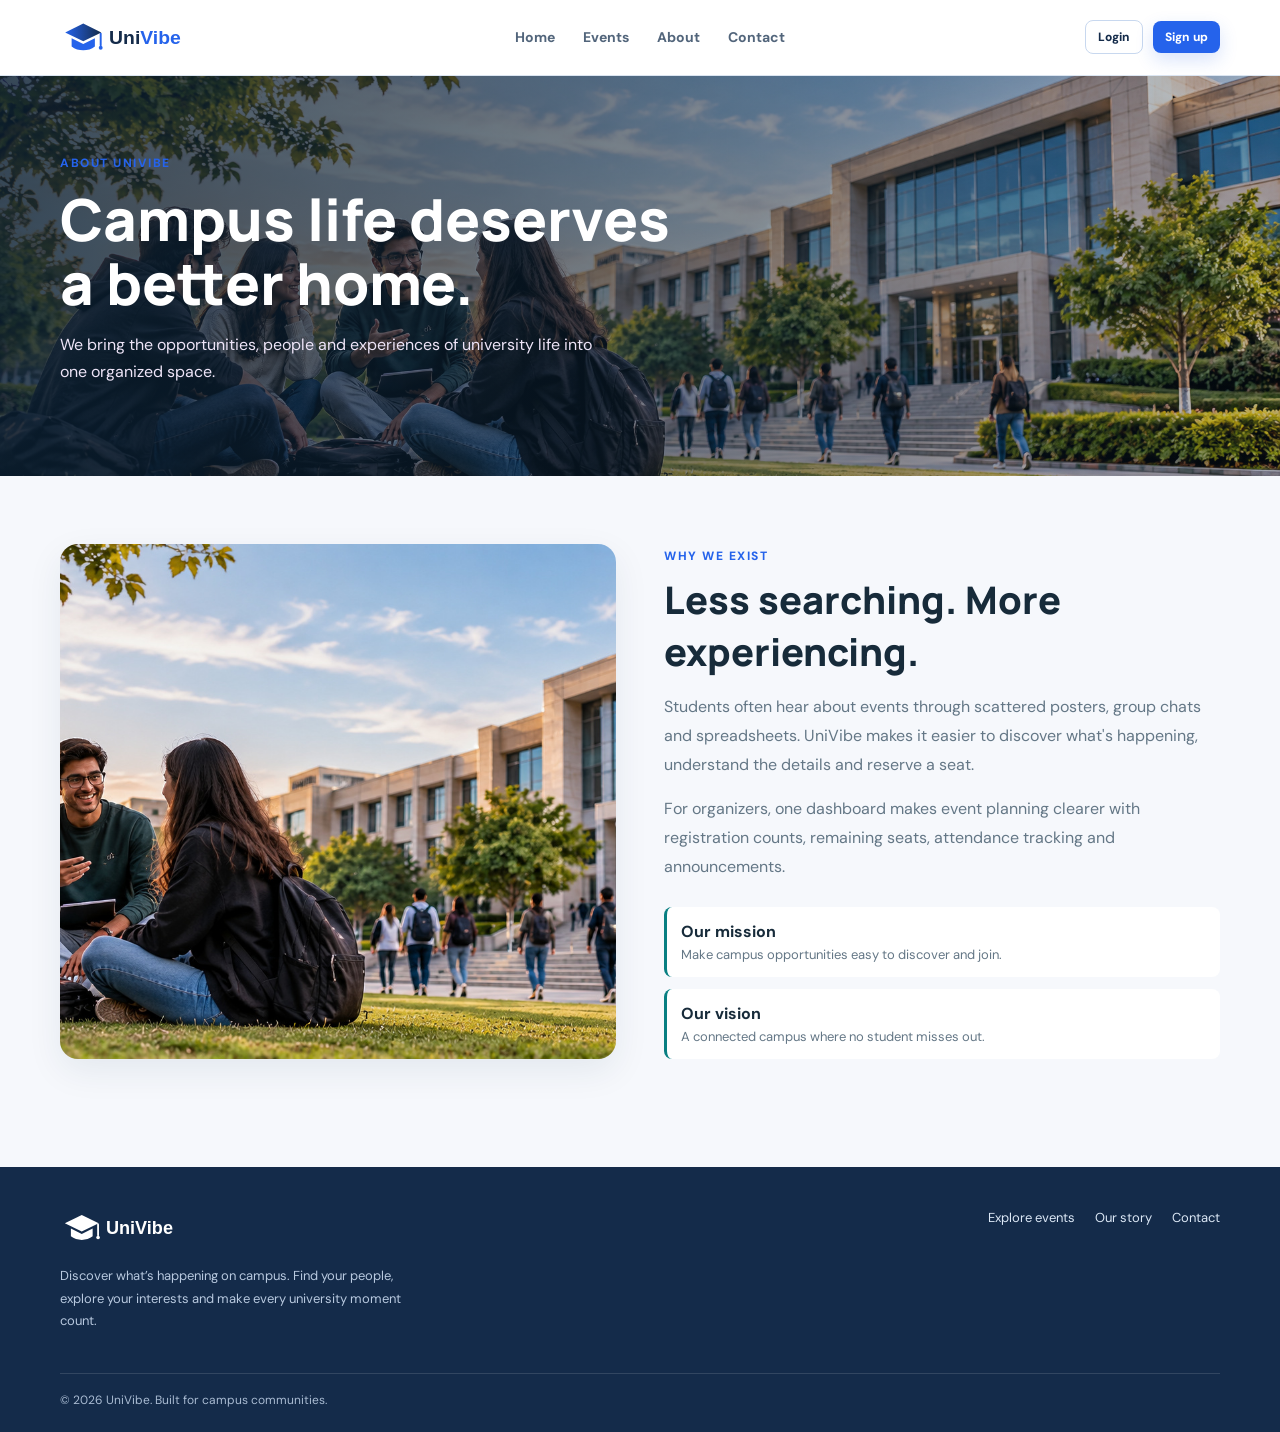
<file: about.html>
<!doctype html><html lang="en"><head><meta charset="utf-8"><meta name="viewport" content="width=device-width,initial-scale=1"><title>About | UniVibe</title><link rel="stylesheet" href="css/shared.css"><link rel="stylesheet" href="css/info.css"></head><body><header class="topbar"><div class="container nav-wrap"><a class="brand" href="index.html"><img src="assets/logo.svg" alt="UniVibe"></a><nav class="nav-links"><a href="index.html">Home</a><a href="events.html">Events</a><a href="about.html">About</a><a href="contact.html">Contact</a></nav><div class="nav-actions"><a class="btn btn-outline btn-sm" href="login.html">Login</a><a class="btn btn-primary btn-sm" href="register.html">Sign up</a></div></div></header><main><section class="info-hero"><div class="container"><span class="eyebrow">ABOUT UNIVIBE</span><h1>Campus life deserves<br>a better home.</h1><p>We bring the opportunities, people and experiences of university life into one organized space.</p></div></section><section class="section"><div class="container story-grid"><img src="assets/images/slideshow-02.jpg" alt="University campus"><div><span class="eyebrow">WHY WE EXIST</span><h2 class="section-title">Less searching. More experiencing.</h2><p class="muted">Students often hear about events through scattered posters, group chats and spreadsheets. UniVibe makes it easier to discover what's happening, understand the details and reserve a seat.</p><p class="muted">For organizers, one dashboard makes event planning clearer with registration counts, remaining seats, attendance tracking and announcements.</p><div class="mission-points"><div><b>Our mission</b><span>Make campus opportunities easy to discover and join.</span></div><div><b>Our vision</b><span>A connected campus where no student misses out.</span></div></div></div></div></section></main><footer class="footer"><div class="container"><div class="footer-inner"><div><img src="assets/logo.svg" alt="UniVibe"><p>Discover what’s happening on campus. Find your people, explore your interests and make every university moment count.</p></div><div class="footer-links"><a href="events.html">Explore events</a><a href="about.html">Our story</a><a href="contact.html">Contact</a></div></div><div class="copyright">© 2026 UniVibe. Built for campus communities.</div></div></footer></body></html>
</file>
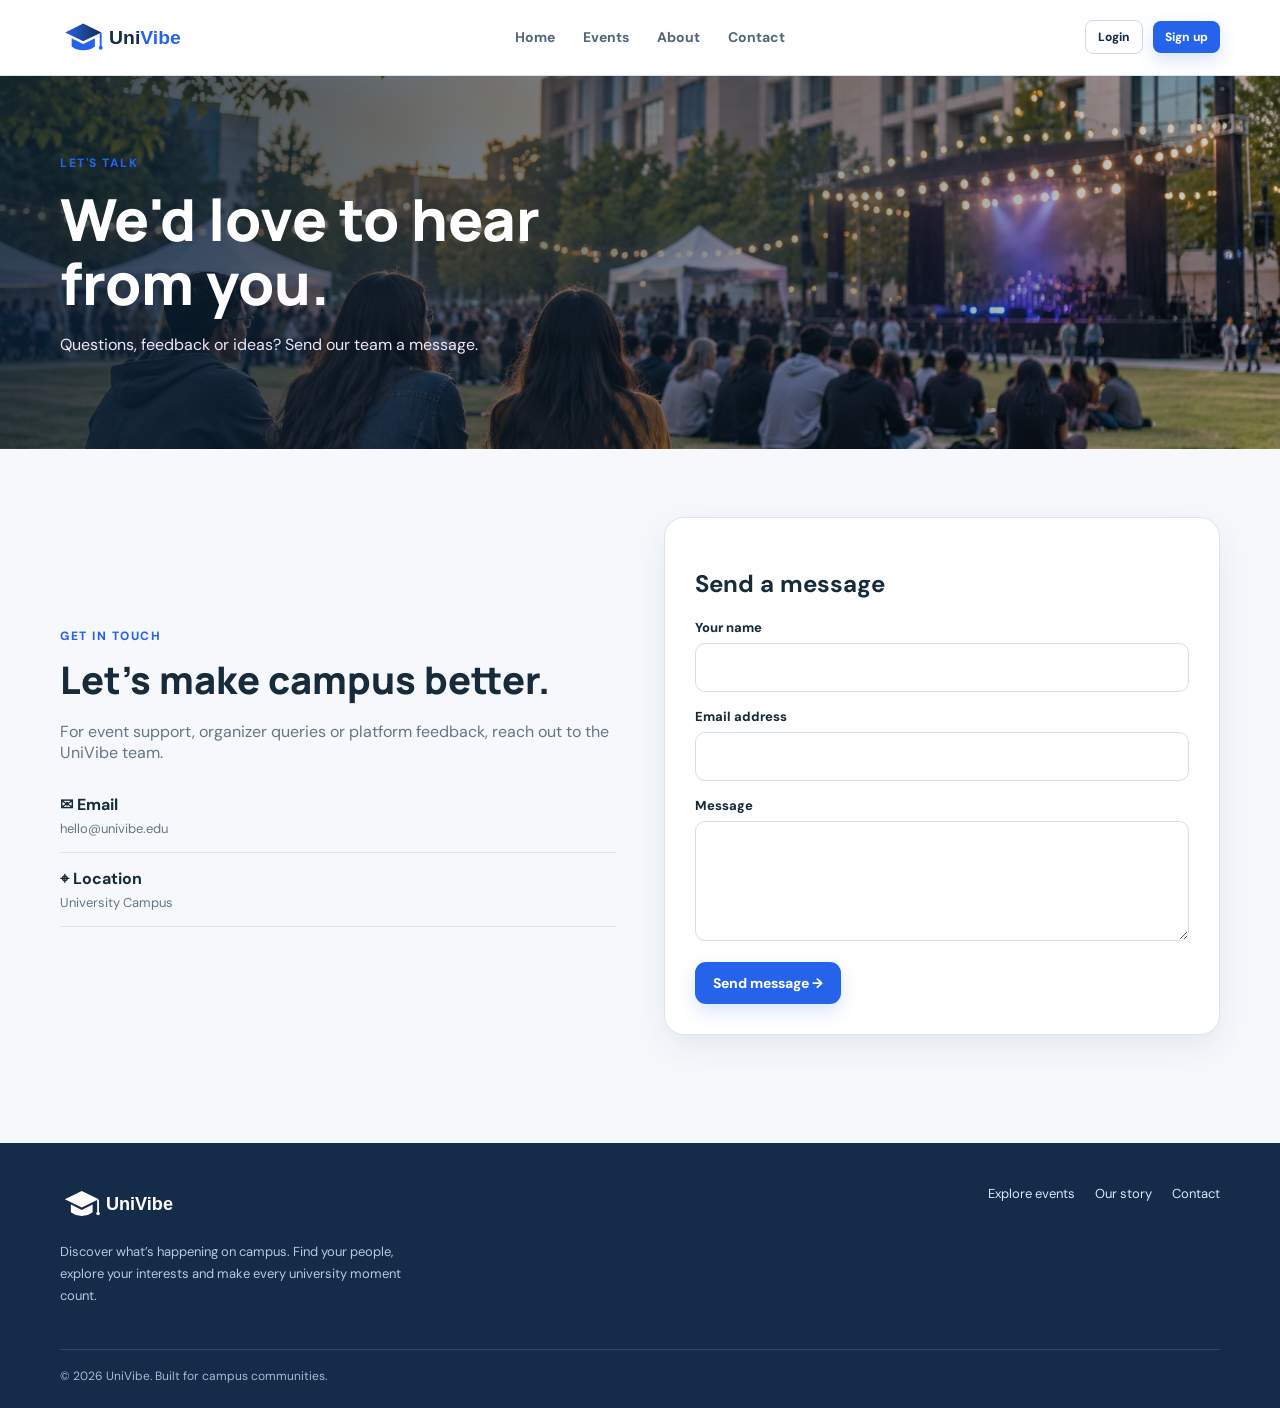
<file: contact.html>
<!doctype html><html lang="en"><head><meta charset="utf-8"><meta name="viewport" content="width=device-width,initial-scale=1"><title>Contact | UniVibe</title><link rel="stylesheet" href="css/shared.css"><link rel="stylesheet" href="css/info.css"></head><body><header class="topbar"><div class="container nav-wrap"><a class="brand" href="index.html"><img src="assets/logo.svg" alt="UniVibe"></a><nav class="nav-links"><a href="index.html">Home</a><a href="events.html">Events</a><a href="about.html">About</a><a href="contact.html">Contact</a></nav><div class="nav-actions"><a class="btn btn-outline btn-sm" href="login.html">Login</a><a class="btn btn-primary btn-sm" href="register.html">Sign up</a></div></div></header><main><section class="info-hero contact-hero"><div class="container"><span class="eyebrow">LET'S TALK</span><h1>We'd love to hear<br>from you.</h1><p>Questions, feedback or ideas? Send our team a message.</p></div></section><section class="section"><div class="container contact-grid"><div><span class="eyebrow">GET IN TOUCH</span><h2 class="section-title">Let's make campus better.</h2><p class="muted">For event support, organizer queries or platform feedback, reach out to the UniVibe team.</p><div class="contact-detail"><b>✉ Email</b><span>hello@univibe.edu</span></div><div class="contact-detail"><b>⌖ Location</b><span>University Campus</span></div></div><form id="contactForm" class="form-card"><h2>Send a message</h2><div id="contactAlert" class="alert"></div><div class="field"><label>Your name</label><input name="name" required></div><div class="field"><label>Email address</label><input type="email" name="email" required></div><div class="field"><label>Message</label><textarea name="message" required></textarea></div><button class="btn btn-primary">Send message →</button></form></div></section></main><footer class="footer"><div class="container"><div class="footer-inner"><div><img src="assets/logo.svg" alt="UniVibe"><p>Discover what’s happening on campus. Find your people, explore your interests and make every university moment count.</p></div><div class="footer-links"><a href="events.html">Explore events</a><a href="about.html">Our story</a><a href="contact.html">Contact</a></div></div><div class="copyright">© 2026 UniVibe. Built for campus communities.</div></div></footer><script src="js/shared.js"></script><script src="js/contact.js"></script></body></html>
</file>
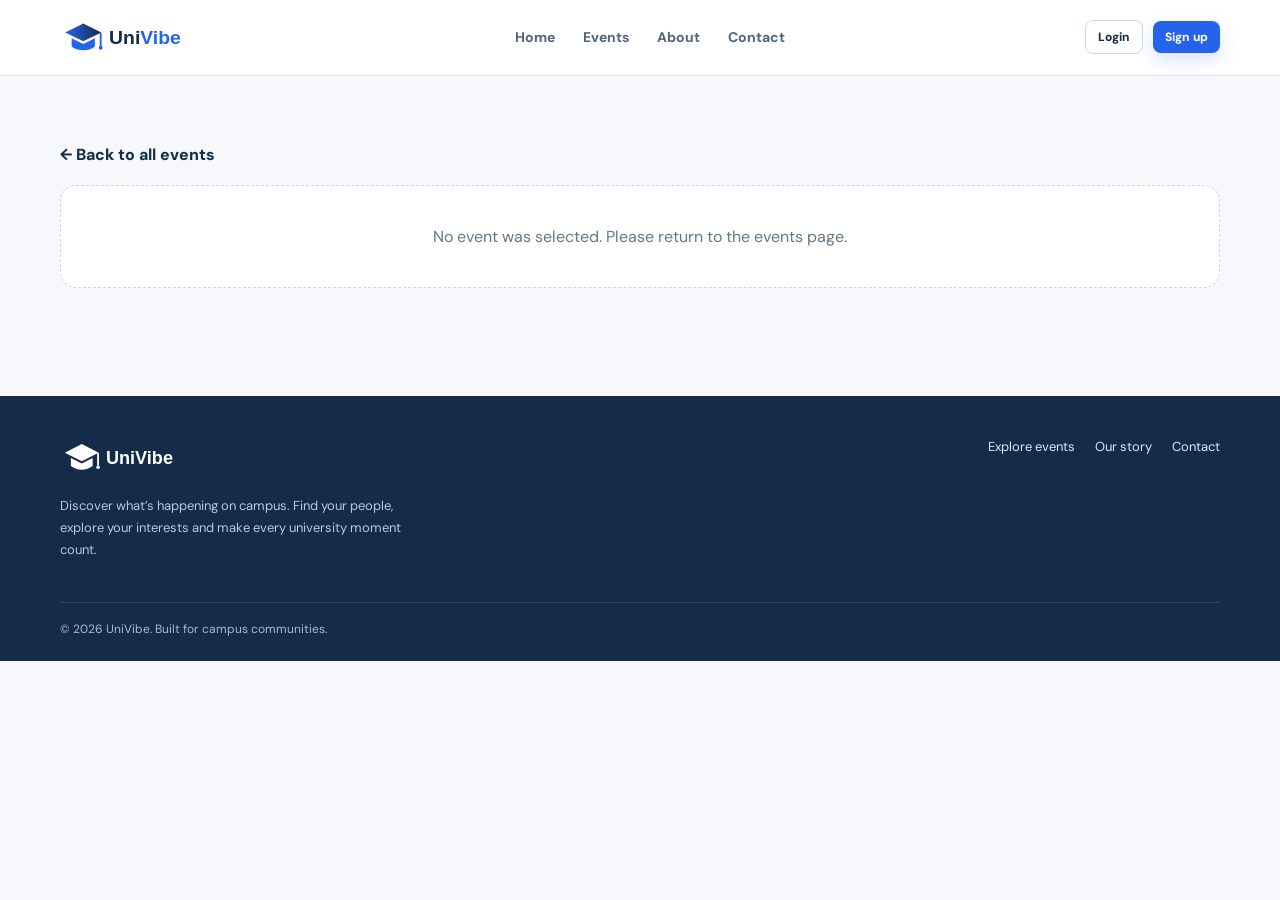
<file: event-details.html>
<!doctype html><html lang="en"><head><meta charset="utf-8"><meta name="viewport" content="width=device-width,initial-scale=1"><title>Event Details | UniVibe</title><link rel="stylesheet" href="css/shared.css"><link rel="stylesheet" href="css/event-details.css"></head><body><header class="topbar"><div class="container nav-wrap"><a class="brand" href="index.html"><img src="assets/logo.svg" alt="UniVibe"></a><nav class="nav-links"><a href="index.html">Home</a><a href="events.html">Events</a><a href="about.html">About</a><a href="contact.html">Contact</a></nav><div class="nav-actions"><a class="btn btn-outline btn-sm" href="login.html">Login</a><a class="btn btn-primary btn-sm" href="register.html">Sign up</a></div></div></header><main class="section"><div class="container"><a href="events.html" class="back-link">← Back to all events</a><div id="details" class="empty">Loading event details…</div></div></main><footer class="footer"><div class="container"><div class="footer-inner"><div><img src="assets/logo.svg" alt="UniVibe"><p>Discover what’s happening on campus. Find your people, explore your interests and make every university moment count.</p></div><div class="footer-links"><a href="events.html">Explore events</a><a href="about.html">Our story</a><a href="contact.html">Contact</a></div></div><div class="copyright">© 2026 UniVibe. Built for campus communities.</div></div></footer><script src="js/shared.js"></script><script src="js/event-details.js"></script></body></html>
</file>
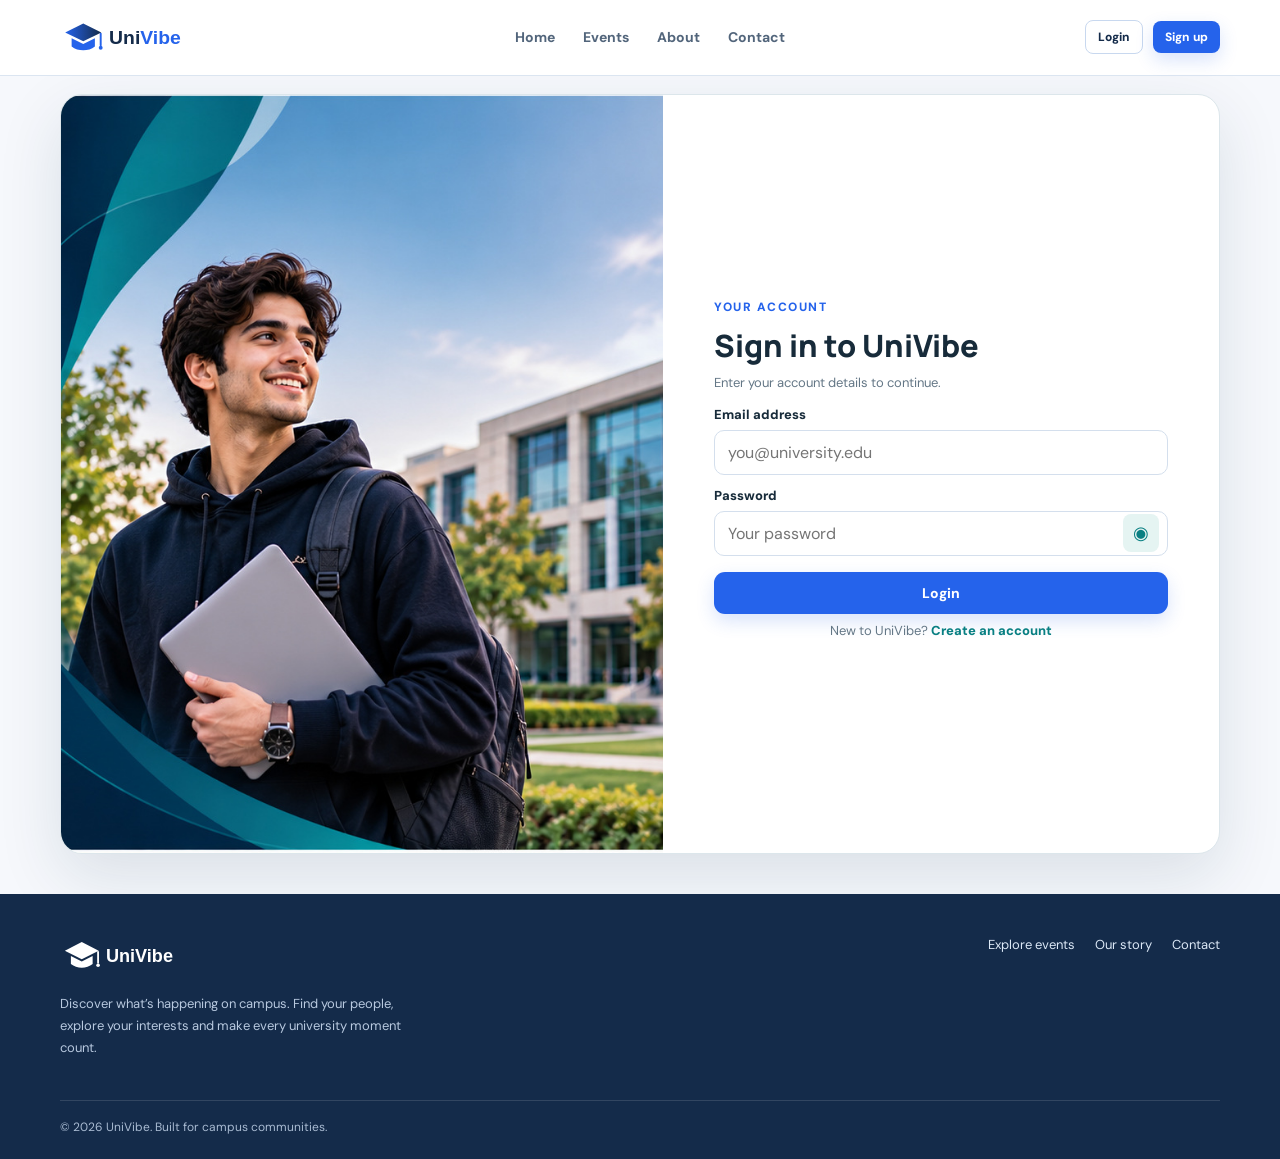
<file: login.html>
<!doctype html><html lang="en"><head><meta charset="utf-8"><meta name="viewport" content="width=device-width,initial-scale=1"><title>Login | UniVibe</title><link rel="stylesheet" href="css/shared.css"><link rel="stylesheet" href="css/auth.css"></head><body><header class="topbar"><div class="container nav-wrap"><a class="brand" href="index.html"><img src="assets/logo.svg" alt="UniVibe"></a><nav class="nav-links"><a href="index.html">Home</a><a href="events.html">Events</a><a href="about.html">About</a><a href="contact.html">Contact</a></nav><div class="nav-actions"><a class="btn btn-outline btn-sm" href="login.html">Login</a><a class="btn btn-primary btn-sm" href="register.html">Sign up</a></div></div></header><main class="auth-wrap"><div class="auth-art"><img class="auth-visual" src="assets/images/login-campus.jpg" alt="UniVibe campus community and students"></div><div class="auth-form"><span class="eyebrow">YOUR ACCOUNT</span><h2>Sign in to UniVibe</h2><p class="muted">Enter your account details to continue.</p><div id="loginAlert" class="alert"></div><form id="loginForm"><div class="field"><label>Email address</label><input type="email" name="email" required placeholder="you@university.edu"></div><div class="field"><label>Password</label><div class="password-wrap"><input type="password" id="passwordField" name="password" required placeholder="Your password"><button class="password-toggle" type="button" aria-label="Show password" aria-pressed="false">◉</button></div></div><button class="btn btn-primary full">Login</button></form><p class="auth-switch">New to UniVibe? <a href="register.html">Create an account</a></p></div></main><footer class="footer"><div class="container"><div class="footer-inner"><div><img src="assets/logo.svg" alt="UniVibe"><p>Discover what’s happening on campus. Find your people, explore your interests and make every university moment count.</p></div><div class="footer-links"><a href="events.html">Explore events</a><a href="about.html">Our story</a><a href="contact.html">Contact</a></div></div><div class="copyright">© 2026 UniVibe. Built for campus communities.</div></div></footer><script src="js/shared.js"></script><script src="js/login.js"></script><script src="js/password-toggle.js"></script></body></html>
</file>
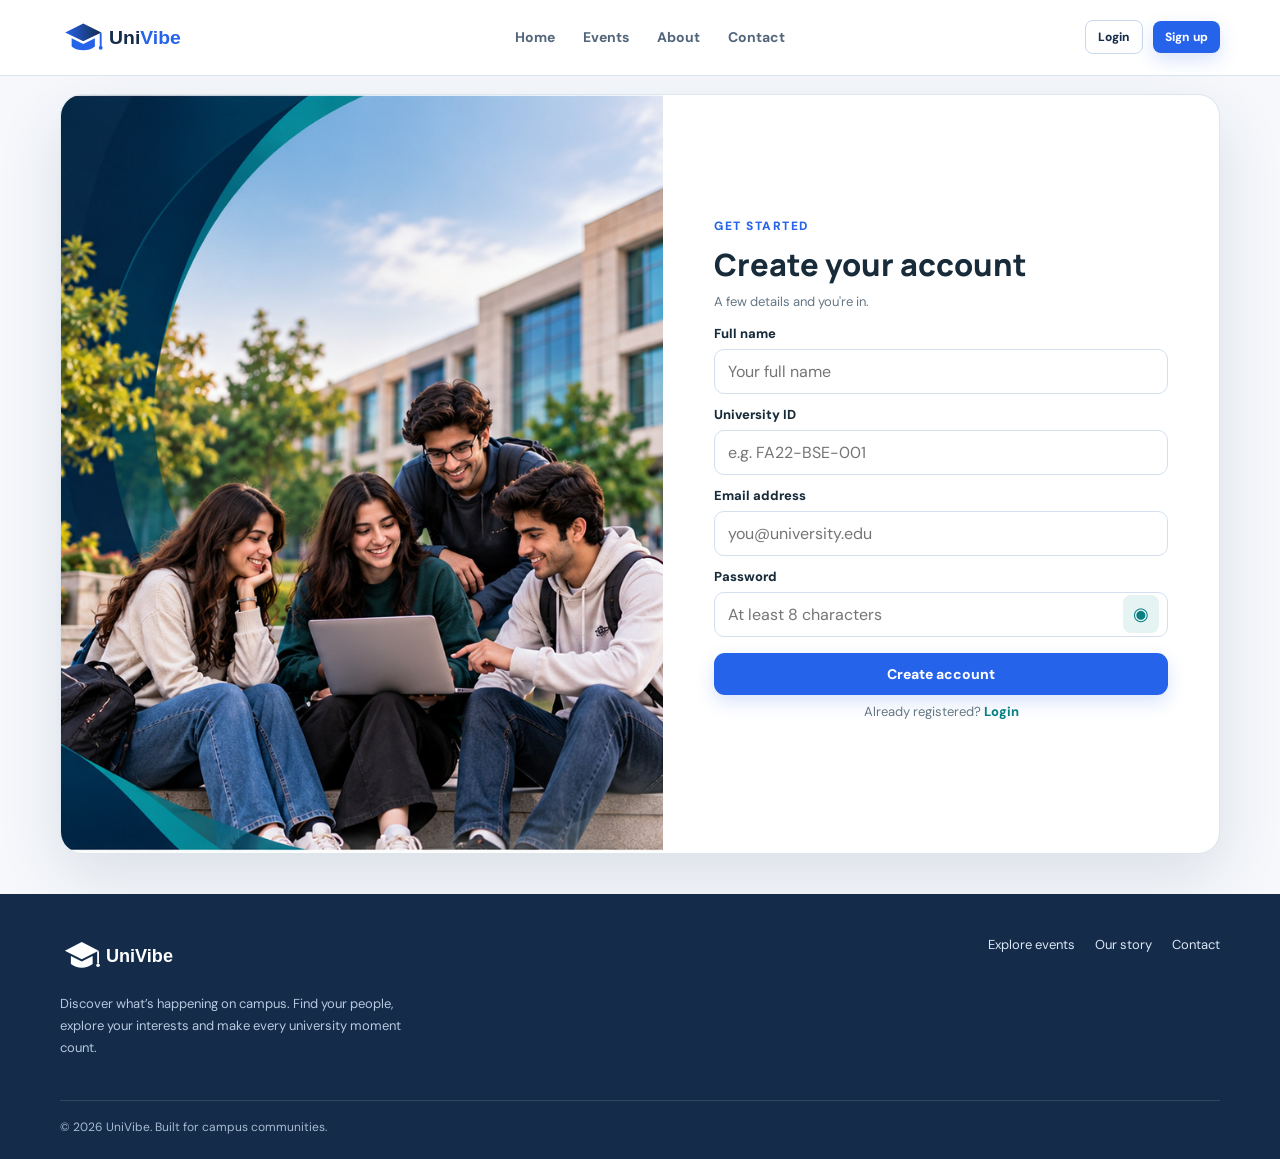
<file: register.html>
<!doctype html><html lang="en"><head><meta charset="utf-8"><meta name="viewport" content="width=device-width,initial-scale=1"><title>Sign Up | UniVibe</title><link rel="stylesheet" href="css/shared.css"><link rel="stylesheet" href="css/auth.css"></head><body><header class="topbar"><div class="container nav-wrap"><a class="brand" href="index.html"><img src="assets/logo.svg" alt="UniVibe"></a><nav class="nav-links"><a href="index.html">Home</a><a href="events.html">Events</a><a href="about.html">About</a><a href="contact.html">Contact</a></nav><div class="nav-actions"><a class="btn btn-outline btn-sm" href="login.html">Login</a><a class="btn btn-primary btn-sm" href="register.html">Sign up</a></div></div></header><main class="auth-wrap"><div class="auth-art"><img class="auth-visual" src="assets/images/signup-campus.jpg" alt="Students joining the UniVibe campus community"></div><div class="auth-form"><span class="eyebrow">GET STARTED</span><h2>Create your account</h2><p class="muted">A few details and you're in.</p><div id="registerAlert" class="alert"></div><form id="registerForm"><div class="field"><label>Full name</label><input name="full_name" required placeholder="Your full name"></div><div class="field"><label>University ID</label><input name="university_id" placeholder="e.g. FA22-BSE-001"></div><div class="field"><label>Email address</label><input type="email" name="email" required placeholder="you@university.edu"></div><div class="field"><label>Password</label><div class="password-wrap"><input type="password" id="passwordField" name="password" minlength="8" required placeholder="At least 8 characters"><button class="password-toggle" type="button" aria-label="Show password" aria-pressed="false">◉</button></div></div><button class="btn btn-primary full">Create account</button></form><p class="auth-switch">Already registered? <a href="login.html">Login</a></p></div></main><footer class="footer"><div class="container"><div class="footer-inner"><div><img src="assets/logo.svg" alt="UniVibe"><p>Discover what’s happening on campus. Find your people, explore your interests and make every university moment count.</p></div><div class="footer-links"><a href="events.html">Explore events</a><a href="about.html">Our story</a><a href="contact.html">Contact</a></div></div><div class="copyright">© 2026 UniVibe. Built for campus communities.</div></div></footer><script src="js/shared.js"></script><script src="js/register.js"></script><script src="js/password-toggle.js"></script></body></html>
</file>
<file: css/shared.css>
@import url('https://fonts.googleapis.com/css2?family=DM+Sans:wght@400;500;600;700;800&family=Manrope:wght@500;600;700;800&display=swap');
:root{--purple:#12304a;--purple-dark:#0b2033;--purple-light:#e8f3f4;--ink:#172b3a;--muted:#647786;--line:#dce6eb;--white:#fff;--bg:#f5f8fa;--green:#087f72;--shadow:0 12px 35px rgba(17,48,74,.08);--teal:#087f82;--teal-light:#e5f4f2}
*{box-sizing:border-box}html{scroll-behavior:smooth}body{margin:0;font-family:'DM Sans',sans-serif;color:var(--ink);background:var(--bg)}a{text-decoration:none;color:inherit}button,input,select,textarea{font:inherit}button{cursor:pointer}.container{width:min(1160px,92%);margin:auto}.topbar{height:76px;background:#fff;border-bottom:1px solid var(--line);display:flex;align-items:center;position:sticky;top:0;z-index:20}.nav-wrap{display:flex;align-items:center;justify-content:space-between;gap:24px}.brand img{width:155px;display:block}.nav-links{display:flex;align-items:center;gap:28px;font-size:14px;font-weight:700;color:#51485f}.nav-links a:hover,.nav-links a.active{color:var(--purple)}.nav-actions{display:flex;align-items:center;gap:10px}.btn{display:inline-flex;align-items:center;justify-content:center;gap:8px;border:0;border-radius:11px;padding:12px 18px;font-weight:800;font-size:14px;transition:.2s}.btn:hover{transform:translateY(-2px)}.btn-primary{background:var(--purple);color:#fff;box-shadow:0 7px 18px #642fba30}.btn-outline{background:#fff;border:1px solid #d8c9ee;color:var(--purple)}.btn-soft{background:var(--purple-light);color:var(--purple)}.btn-danger{background:#fff0f0;color:#c53d45}.btn-sm{padding:8px 12px;font-size:12px;border-radius:8px}.section{padding:68px 0}.section-head{display:flex;justify-content:space-between;align-items:end;margin-bottom:24px;gap:18px}.eyebrow{color:var(--purple);font-size:12px;text-transform:uppercase;letter-spacing:1.5px;font-weight:800}.section-title{font:800 clamp(27px,3vw,38px) 'Manrope',sans-serif;margin:8px 0}.muted{color:var(--muted)}.grid{display:grid;gap:22px}.event-grid{grid-template-columns:repeat(3,minmax(0,1fr))}.event-card{background:#fff;border:1px solid var(--line);border-radius:18px;overflow:hidden;box-shadow:var(--shadow);transition:.25s}.event-card:hover{transform:translateY(-5px);box-shadow:0 18px 40px #2d16451a}.event-card img{width:100%;height:190px;object-fit:cover;display:block}.event-body{padding:18px}.tag{display:inline-flex;padding:6px 10px;background:var(--purple-light);color:var(--purple);border-radius:99px;font-size:11px;font-weight:800}.event-body h3{margin:12px 0 8px;font:800 18px 'Manrope',sans-serif}.meta{display:flex;flex-wrap:wrap;gap:10px;color:var(--muted);font-size:12px;margin:8px 0}.meta span{display:inline-flex;align-items:center;gap:5px}.event-bottom{border-top:1px solid var(--line);padding-top:14px;margin-top:14px;display:flex;align-items:center;justify-content:space-between}.seats{font-size:12px;font-weight:800;color:var(--green)}.empty{padding:40px;text-align:center;color:var(--muted);background:#fff;border:1px dashed #d8cfe5;border-radius:16px}.form-card{background:#fff;border:1px solid var(--line);border-radius:20px;padding:30px;box-shadow:var(--shadow)}.field{margin-bottom:16px}.field label{display:block;font-size:13px;font-weight:800;margin-bottom:7px}.field input,.field select,.field textarea,.search-input{width:100%;border:1px solid #ded8e8;border-radius:10px;padding:13px 14px;background:#fff;outline:none;color:var(--ink)}.field input:focus,.field select:focus,.field textarea:focus,.search-input:focus{border-color:var(--purple);box-shadow:0 0 0 3px #642fba16}.field textarea{min-height:120px;resize:vertical}.alert{padding:12px 15px;border-radius:10px;margin:12px 0;font-size:13px;display:none}.alert.show{display:block}.alert.error{background:#fff0f0;color:#b32c38}.alert.success{background:#ecfbf2;color:#167543}.footer{background:#24123f;color:#dcd3e8;padding:42px 0 24px;margin-top:40px}.footer-inner{display:flex;justify-content:space-between;gap:30px;flex-wrap:wrap}.footer img{width:145px;filter:brightness(0) invert(1)}.footer p{color:#b9adc9;max-width:370px;font-size:13px;line-height:1.7}.footer-links{display:flex;gap:20px;font-size:13px}.copyright{border-top:1px solid #ffffff20;margin-top:28px;padding-top:18px;font-size:12px;color:#a99bbd}.mobile-menu{display:none}
@media(max-width:850px){.event-grid{grid-template-columns:repeat(2,minmax(0,1fr))}.nav-links{gap:14px}.nav-actions .btn{padding:9px 12px}}
@media(max-width:620px){.topbar{height:auto;padding:14px 0}.nav-wrap{flex-wrap:wrap}.brand img{width:130px}.nav-links{order:3;width:100%;justify-content:space-between;gap:8px;font-size:12px}.nav-actions{margin-left:auto}.event-grid{grid-template-columns:1fr}.section{padding:46px 0}.section-head{align-items:start;flex-direction:column}.form-card{padding:22px}}

/* Professional navy + teal theme */
.topbar{border-bottom-color:#dce6eb}.nav-links a:hover,.nav-links a.active{color:var(--teal)}.btn-primary{background:var(--teal);box-shadow:0 7px 18px #087f8230}.btn-outline{border-color:#c9d9df;color:var(--purple)}.btn-soft,.tag{background:var(--teal-light);color:var(--teal)}.eyebrow{color:var(--teal)}.field input:focus,.field select:focus,.field textarea:focus,.search-input:focus{border-color:var(--teal);box-shadow:0 0 0 3px #087f8218}.footer{background:#0b2033}.event-card:hover{box-shadow:0 18px 40px #102f461a}

/* UniVibe final theme: calm navy, teal and warm off-white (no purple) */
:root{--purple:#12304a;--purple-dark:#0b2033;--purple-light:#e5f4f2;--ink:#172b3a;--muted:#647786;--line:#dce6eb;--bg:#f5f8fa;--green:#087f72;--teal:#087f82;--teal-light:#e5f4f2;--shadow:0 12px 35px rgba(17,48,74,.08)}
body{background:#f5f8fa;color:#172b3a}
.nav-links{color:#425768}.nav-links a:hover,.nav-links a.active{color:#087f82}
.btn-primary{background:#087f82;color:#fff;box-shadow:0 7px 18px rgba(8,127,130,.18)}
.btn-outline{border-color:#c9d9df;color:#12304a}.btn-soft,.tag{background:#e5f4f2;color:#087f82}
.eyebrow{color:#087f82}.field input:focus,.field select:focus,.field textarea:focus,.search-input:focus{border-color:#087f82;box-shadow:0 0 0 3px rgba(8,127,130,.12)}
.footer{background:#0b2033;color:#dce8ed}.footer p{color:#b8c9d2}.copyright{color:#a9bbc5}
.hero{background:#0b2033}.hero-kicker{color:#b9e6df}.hero h1 em{color:#7ed0c4}.hero-slide{background-size:cover;background-position:center;z-index:0}.hero-slide.active{opacity:1;z-index:1}.hero-slide:not(.active){pointer-events:none}
.benefit-grid b{color:#087f82}.cta-band{background:#e5f4f2}
.info-hero{background-image:linear-gradient(90deg,rgba(11,32,51,.91),rgba(11,32,51,.50)),url('../assets/images/about-header.jpg');background-position:center;background-size:cover}.info-hero .eyebrow{color:#a9e0d8}.contact-hero{background-image:linear-gradient(90deg,rgba(11,32,51,.91),rgba(11,32,51,.50)),url('../assets/images/contact-header.jpg')}
.mission-points div{border-left-color:#087f82}
.page-banner{background:linear-gradient(110deg,#12304a,#087f82)}.page-banner .eyebrow{color:#b9e6df}.page-banner p{color:#e3f0f1}.page-banner-inner{display:flex;align-items:center;justify-content:space-between;gap:24px}.banner-add{background:#fff;color:#087f82;white-space:nowrap}.banner-add:hover{background:#e5f4f2}
/* Dashboard drawer is controlled by the visible hamburger button at every screen size. */
.dashboard-shell{display:block;min-height:calc(100vh - 76px);background:#f5f8fa}
.dash-sidebar{position:fixed!important;left:-275px!important;top:0!important;bottom:0!important;width:260px!important;height:100dvh!important;overflow-y:auto;z-index:100!important;background:#fff!important;border-right:1px solid #dce6eb;box-shadow:12px 0 40px rgba(11,32,51,.13);transition:left .25s ease;padding:22px 16px!important}
.dash-sidebar.open{left:0!important}
.dash-main{background:#f5f8fa!important;min-width:0}
.dash-mobilebar{display:flex!important;align-items:center;gap:14px;margin:-14px 0 24px;padding:12px 14px;background:#fff;border:1px solid #dce6eb;border-radius:12px;box-shadow:0 8px 20px rgba(11,32,51,.06)}
.dash-mobilebar button{border:0;background:#e5f4f2;color:#087f82;border-radius:9px;padding:9px 13px;font-size:21px;line-height:1.1;font-weight:800}.dash-mobilebar button:hover{background:#cce9e5}.dash-mobilebar a{margin-left:auto;color:#087f82;font-size:12px;font-weight:800}
.drawer-overlay{display:block;position:fixed;inset:0;background:rgba(11,32,51,.38);border:0;opacity:0;visibility:hidden;z-index:90;transition:opacity .2s,visibility .2s}.drawer-overlay.visible{opacity:1;visibility:visible}body.drawer-open{overflow:hidden}
.dash-head{background:linear-gradient(115deg,#12304a 0%,#087f82 100%)!important;color:#fff!important;box-shadow:0 16px 38px rgba(8,70,82,.14)!important}.dash-head .eyebrow,.dash-head .muted{color:#d5eeeb!important}.dash-head .section-title{color:#fff!important}.dash-head>.btn{background:#fff!important;color:#087f82!important}
.stat-card strong{color:#087f82!important}.stat-card:after{background:#e5f4f2!important}.panel-head a,.side-nav a:hover,.side-nav a.active{color:#087f82!important}.side-nav a:hover,.side-nav a.active{background:#e5f4f2!important}.side-user{background:#f5f8fa!important;border:1px solid #e5edf0!important}.avatar,.profile-avatar{background:linear-gradient(135deg,#12304a,#087f82)!important}.side-nav a{color:#526675}.side-logout{background:#fff2f0;color:#b84b43}.dashboard-tip{border-color:#d5e9e6!important;background:linear-gradient(100deg,#e5f4f2,#fff)!important}.dashboard-tip>span{color:#087f82!important}.dashboard-tip strong{color:#12304a!important}.dashboard-tip a{color:#087f82!important}
.auth-wrap{box-shadow:0 22px 65px rgba(17,48,74,.12)!important}.auth-art{background:#e5f4f2!important}.auth-switch a,.password-toggle{color:#087f82!important}.password-toggle{background:#e5f4f2!important}
@media(max-width:620px){.page-banner-inner{align-items:flex-start;flex-direction:column}.banner-add{align-self:flex-start}.dash-mobilebar{margin:0 0 18px}.dash-main{padding:18px 4%!important}}

/* UniVibe professional blue identity */
:root{--navy:#142b4a;--teal:#2563eb;--teal-pale:#eaf2ff;--purple:#1d4ed8;--purple-dark:#142b4a;--purple-light:#eaf2ff;--green:#2563eb;--teal-light:#eaf2ff;--ink:#172b3a;--muted:#64748b;--line:#dbe5f1;--bg:#f6f8fc;--shadow:0 12px 35px rgba(20,43,74,.07)}
.btn-primary{background:#2563eb!important;box-shadow:0 7px 18px rgba(37,99,235,.2)!important}.btn-primary:hover{background:#1d4ed8!important}.btn-soft,.tag{background:#eaf2ff!important;color:#2563eb!important}.eyebrow{color:#2563eb!important}.nav-links a:hover,.nav-links a.active,.panel-head a{color:#2563eb!important}.page-banner{background:linear-gradient(110deg,#142b4a,#2563eb)!important}.page-banner .eyebrow{color:#cfe0ff!important}.banner-add{color:#2563eb!important}.student-hero{background-image:linear-gradient(90deg,rgba(15,35,65,.94),rgba(22,65,120,.76),rgba(22,65,120,.18)),url('../assets/images/student-dashboard-header.jpg')!important}.student-hero .eyebrow{color:#cfe0ff!important}.student-hero .btn{background:#fff!important;color:#2563eb!important}.side-nav a.active{background:#eaf2ff!important;color:#1d4ed8!important;box-shadow:inset 3px 0 #2563eb!important}.side-nav a:hover{color:#2563eb!important;background:#f1f6ff!important}.side-nav a .nav-icon{color:#3b67a8!important;background:#f1f5fb!important}.side-nav a.active .nav-icon{color:#2563eb!important;background:#fff!important}.stat-card strong{color:#2563eb!important}.stat-card:after{background:#eaf2ff!important}.dashboard-tip{background:linear-gradient(100deg,#eaf2ff,#fff)!important;border-color:#d8e6ff!important}.dashboard-tip>span,.dashboard-tip a{color:#2563eb!important}.dashboard-tip strong{color:#142b4a!important}.avatar,.profile-avatar{background:linear-gradient(135deg,#142b4a,#2563eb)!important}.field input:focus,.field select:focus,.field textarea:focus,.search-input:focus{border-color:#2563eb!important;box-shadow:0 0 0 3px rgba(37,99,235,.12)!important}


/* FINAL CONSISTENT UNI VIBE BLUE THEME — all shared pages and controls */
:root{--uv-primary:#2563eb;--uv-primary-dark:#1d4ed8;--uv-navy:#142b4a;--uv-pale:#eaf2ff;--uv-bg:#f6f8fc;--uv-line:#dbe5f1;--uv-ink:#172b3a;--uv-muted:#64748b;--purple:var(--uv-navy);--purple-dark:var(--uv-navy);--purple-light:var(--uv-pale);--teal:var(--uv-primary);--teal-light:var(--uv-pale);--green:var(--uv-primary);--ink:var(--uv-ink);--muted:var(--uv-muted);--line:var(--uv-line);--bg:var(--uv-bg);--shadow:0 12px 32px rgba(20,43,74,.07)}
body{background:var(--uv-bg)!important;color:var(--uv-ink)!important}
.btn-primary,button.btn-primary{background:var(--uv-primary)!important;color:#fff!important;border-color:var(--uv-primary)!important;box-shadow:0 7px 18px rgba(37,99,235,.18)!important}
.btn-primary:hover,button.btn-primary:hover{background:var(--uv-primary-dark)!important}
.btn-outline{background:#fff!important;border-color:#c8d8ef!important;color:var(--uv-navy)!important}
.btn-soft,.tag{background:var(--uv-pale)!important;color:var(--uv-primary)!important}
.btn-danger{background:#fff1f2!important;color:#b42336!important}
.topbar{background:#fff!important;border-bottom-color:var(--uv-line)!important}
.nav-links{color:#52657b!important}.nav-links a:hover,.nav-links a.active{color:var(--uv-primary)!important}
.eyebrow,.panel-head a,.benefit-grid b{color:var(--uv-primary)!important}
.field input,.field select,.field textarea,.search-input{border-color:#d4dfed!important;background:#fff!important;color:var(--uv-ink)!important}
.field input:focus,.field select:focus,.field textarea:focus,.search-input:focus{border-color:var(--uv-primary)!important;box-shadow:0 0 0 3px rgba(37,99,235,.12)!important}
.event-card,.form-card{border-color:var(--uv-line)!important;box-shadow:var(--shadow)!important}
.event-card:hover{box-shadow:0 18px 40px rgba(20,43,74,.12)!important}
.page-banner{background:linear-gradient(110deg,var(--uv-navy),var(--uv-primary))!important}
.page-banner .eyebrow{color:#d9e7ff!important}.banner-add{color:var(--uv-primary)!important;background:#fff!important}.banner-add:hover{background:var(--uv-pale)!important}
.footer{background:var(--uv-navy)!important;color:#dce8f6!important}.footer p{color:#b8c9df!important}.copyright{color:#a9bbd2!important}
.hero{background:var(--uv-navy)!important}.hero-kicker{color:#d1e1ff!important}.hero h1 em{color:#8bb5ff!important}.cta-band{background:var(--uv-pale)!important}
.auth-art{background:var(--uv-pale)!important}.auth-switch a,.password-toggle{color:var(--uv-primary)!important}.password-toggle{background:var(--uv-pale)!important}
/* Button consistency pass: custom buttons inherit the same blue identity */
button:not(.btn-outline):not(.btn-soft):not(.btn-danger):not(.side-logout):not(.drawer-close):not(.menu-trigger):not(.password-toggle){background:var(--uv-primary);color:#fff;border-color:var(--uv-primary)}
button:not(.btn-outline):not(.btn-soft):not(.btn-danger):not(.side-logout):not(.drawer-close):not(.menu-trigger):not(.password-toggle):hover{background:var(--uv-primary-dark)}
input[type="submit"]{background:var(--uv-primary);color:#fff;border-color:var(--uv-primary)}
</file>
<file: css/info.css>
.info-hero{padding:75px 0;background:linear-gradient(90deg,#281044e8,#2810448a),url('https://images.unsplash.com/photo-1562774053-701939374585?auto=format&fit=crop&w=1800&q=85') center/cover;color:#fff}.info-hero .eyebrow{color:#d8c5ff}.info-hero h1{font:800 clamp(38px,5vw,58px)/1.1 'Manrope';margin:15px 0}.info-hero p{color:#eee5f8;max-width:560px;line-height:1.7}.story-grid,.contact-grid{display:grid;grid-template-columns:1fr 1fr;gap:48px;align-items:center}.story-grid>img{width:100%;height:390px;object-fit:cover;border-radius:18px;box-shadow:var(--shadow)}.story-grid p{line-height:1.8}.mission-points{display:grid;gap:12px;margin-top:25px}.mission-points div{padding:14px;background:#fff;border-left:3px solid var(--purple);border-radius:8px}.mission-points b,.mission-points span{display:block}.mission-points span{font-size:13px;color:var(--muted);margin-top:4px}.contact-detail{padding:15px 0;border-bottom:1px solid var(--line)}.contact-detail b,.contact-detail span{display:block}.contact-detail span{font-size:13px;color:var(--muted);margin-top:5px}.contact-hero{background-image:linear-gradient(90deg,#281044e8,#2810448a),url('https://images.unsplash.com/photo-1497366754035-f200968a6e72?auto=format&fit=crop&w=1800&q=85')}@media(max-width:700px){.story-grid,.contact-grid{grid-template-columns:1fr;gap:25px}.story-grid>img{height:250px}}
/* UniVibe final theme: calm navy, teal and warm off-white (no purple) */
:root{--purple:#12304a;--purple-dark:#0b2033;--purple-light:#e5f4f2;--ink:#172b3a;--muted:#647786;--line:#dce6eb;--bg:#f5f8fa;--green:#087f72;--teal:#087f82;--teal-light:#e5f4f2;--shadow:0 12px 35px rgba(17,48,74,.08)}
body{background:#f5f8fa;color:#172b3a}
.nav-links{color:#425768}.nav-links a:hover,.nav-links a.active{color:#087f82}
.btn-primary{background:#087f82;color:#fff;box-shadow:0 7px 18px rgba(8,127,130,.18)}
.btn-outline{border-color:#c9d9df;color:#12304a}.btn-soft,.tag{background:#e5f4f2;color:#087f82}
.eyebrow{color:#087f82}.field input:focus,.field select:focus,.field textarea:focus,.search-input:focus{border-color:#087f82;box-shadow:0 0 0 3px rgba(8,127,130,.12)}
.footer{background:#0b2033;color:#dce8ed}.footer p{color:#b8c9d2}.copyright{color:#a9bbc5}
.hero{background:#0b2033}.hero-kicker{color:#b9e6df}.hero h1 em{color:#7ed0c4}.hero-slide{background-size:cover;background-position:center;z-index:0}.hero-slide.active{opacity:1;z-index:1}.hero-slide:not(.active){pointer-events:none}
.benefit-grid b{color:#087f82}.cta-band{background:#e5f4f2}
.info-hero{background-image:linear-gradient(90deg,rgba(11,32,51,.91),rgba(11,32,51,.50)),url('../assets/images/slideshow-03.jpg');background-position:center;background-size:cover}.info-hero .eyebrow{color:#a9e0d8}.contact-hero{background-image:linear-gradient(90deg,rgba(11,32,51,.91),rgba(11,32,51,.50)),url('../assets/images/slideshow-01.jpg')}
.mission-points div{border-left-color:#087f82}
.page-banner{background:linear-gradient(110deg,#12304a,#087f82)}.page-banner .eyebrow{color:#b9e6df}.page-banner p{color:#e3f0f1}.page-banner-inner{display:flex;align-items:center;justify-content:space-between;gap:24px}.banner-add{background:#fff;color:#087f82;white-space:nowrap}.banner-add:hover{background:#e5f4f2}
/* Dashboard drawer is controlled by the visible hamburger button at every screen size. */
.dashboard-shell{display:block;min-height:calc(100vh - 76px);background:#f5f8fa}
.dash-sidebar{position:fixed!important;left:-275px!important;top:0!important;bottom:0!important;width:260px!important;height:100dvh!important;overflow-y:auto;z-index:100!important;background:#fff!important;border-right:1px solid #dce6eb;box-shadow:12px 0 40px rgba(11,32,51,.13);transition:left .25s ease;padding:22px 16px!important}
.dash-sidebar.open{left:0!important}
.dash-main{background:#f5f8fa!important;min-width:0}
.dash-mobilebar{display:flex!important;align-items:center;gap:14px;margin:-14px 0 24px;padding:12px 14px;background:#fff;border:1px solid #dce6eb;border-radius:12px;box-shadow:0 8px 20px rgba(11,32,51,.06)}
.dash-mobilebar button{border:0;background:#e5f4f2;color:#087f82;border-radius:9px;padding:9px 13px;font-size:21px;line-height:1.1;font-weight:800}.dash-mobilebar button:hover{background:#cce9e5}.dash-mobilebar a{margin-left:auto;color:#087f82;font-size:12px;font-weight:800}
.drawer-overlay{display:block;position:fixed;inset:0;background:rgba(11,32,51,.38);border:0;opacity:0;visibility:hidden;z-index:90;transition:opacity .2s,visibility .2s}.drawer-overlay.visible{opacity:1;visibility:visible}body.drawer-open{overflow:hidden}
.dash-head{background:linear-gradient(115deg,#12304a 0%,#087f82 100%)!important;color:#fff!important;box-shadow:0 16px 38px rgba(8,70,82,.14)!important}.dash-head .eyebrow,.dash-head .muted{color:#d5eeeb!important}.dash-head .section-title{color:#fff!important}.dash-head>.btn{background:#fff!important;color:#087f82!important}
.stat-card strong{color:#087f82!important}.stat-card:after{background:#e5f4f2!important}.panel-head a,.side-nav a:hover,.side-nav a.active{color:#087f82!important}.side-nav a:hover,.side-nav a.active{background:#e5f4f2!important}.side-user{background:#f5f8fa!important;border:1px solid #e5edf0!important}.avatar,.profile-avatar{background:linear-gradient(135deg,#12304a,#087f82)!important}.side-nav a{color:#526675}.side-logout{background:#fff2f0;color:#b84b43}.dashboard-tip{border-color:#d5e9e6!important;background:linear-gradient(100deg,#e5f4f2,#fff)!important}.dashboard-tip>span{color:#087f82!important}.dashboard-tip strong{color:#12304a!important}.dashboard-tip a{color:#087f82!important}
.auth-wrap{box-shadow:0 22px 65px rgba(17,48,74,.12)!important}.auth-art{background:#e5f4f2!important}.auth-switch a,.password-toggle{color:#087f82!important}.password-toggle{background:#e5f4f2!important}
@media(max-width:620px){.page-banner-inner{align-items:flex-start;flex-direction:column}.banner-add{align-self:flex-start}.dash-mobilebar{margin:0 0 18px}.dash-main{padding:18px 4%!important}}

/* Crisp, locally bundled About and Contact header photography */
.info-hero:not(.contact-hero){background-image:linear-gradient(90deg,rgba(11,32,51,.82),rgba(11,32,51,.24)),url('../assets/images/slideshow-02.jpg')!important;background-position:center 48%;background-size:cover}
.contact-hero{background-image:linear-gradient(90deg,rgba(11,32,51,.82),rgba(11,32,51,.18)),url('../assets/images/slideshow-03.jpg')!important;background-position:center 48%;background-size:cover}
.story-grid>img{width:100%;height:100%;min-height:360px;object-fit:cover;object-position:center;display:block;border-radius:18px}
</file>
<file: css/event-details.css>
.back-link{display:inline-block;color:var(--purple);font-weight:800;margin-bottom:20px}.detail-layout{display:grid;grid-template-columns:1.45fr .8fr;gap:28px;align-items:start}.detail-main,.detail-side{background:#fff;border:1px solid var(--line);border-radius:18px;overflow:hidden;box-shadow:var(--shadow)}.detail-main>img{width:100%;height:360px;object-fit:cover}.detail-copy{padding:28px}.detail-copy h1{font:800 34px 'Manrope';margin:12px 0}.detail-copy p{line-height:1.8;color:var(--muted)}.detail-side{padding:25px;position:sticky;top:95px}.detail-side h3{font:800 21px 'Manrope';margin:0 0 18px}.detail-row{padding:13px 0;border-bottom:1px solid var(--line);font-size:13px}.detail-row b{display:block;margin-bottom:4px}.detail-side .btn{width:100%;margin-top:18px}@media(max-width:750px){.detail-layout{grid-template-columns:1fr}.detail-side{position:static}.detail-main>img{height:230px}}
/* UniVibe final theme: calm navy, teal and warm off-white (no purple) */
:root{--purple:#12304a;--purple-dark:#0b2033;--purple-light:#e5f4f2;--ink:#172b3a;--muted:#647786;--line:#dce6eb;--bg:#f5f8fa;--green:#087f72;--teal:#087f82;--teal-light:#e5f4f2;--shadow:0 12px 35px rgba(17,48,74,.08)}
body{background:#f5f8fa;color:#172b3a}
.nav-links{color:#425768}.nav-links a:hover,.nav-links a.active{color:#087f82}
.btn-primary{background:#087f82;color:#fff;box-shadow:0 7px 18px rgba(8,127,130,.18)}
.btn-outline{border-color:#c9d9df;color:#12304a}.btn-soft,.tag{background:#e5f4f2;color:#087f82}
.eyebrow{color:#087f82}.field input:focus,.field select:focus,.field textarea:focus,.search-input:focus{border-color:#087f82;box-shadow:0 0 0 3px rgba(8,127,130,.12)}
.footer{background:#0b2033;color:#dce8ed}.footer p{color:#b8c9d2}.copyright{color:#a9bbc5}
.hero{background:#0b2033}.hero-kicker{color:#b9e6df}.hero h1 em{color:#7ed0c4}.hero-slide{background-size:cover;background-position:center;z-index:0}.hero-slide.active{opacity:1;z-index:1}.hero-slide:not(.active){pointer-events:none}
.benefit-grid b{color:#087f82}.cta-band{background:#e5f4f2}
.info-hero{background-image:linear-gradient(90deg,rgba(11,32,51,.91),rgba(11,32,51,.50)),url('../assets/images/slideshow-03.jpg');background-position:center;background-size:cover}.info-hero .eyebrow{color:#a9e0d8}.contact-hero{background-image:linear-gradient(90deg,rgba(11,32,51,.91),rgba(11,32,51,.50)),url('../assets/images/slideshow-01.jpg')}
.mission-points div{border-left-color:#087f82}
.page-banner{background:linear-gradient(110deg,#12304a,#087f82)}.page-banner .eyebrow{color:#b9e6df}.page-banner p{color:#e3f0f1}.page-banner-inner{display:flex;align-items:center;justify-content:space-between;gap:24px}.banner-add{background:#fff;color:#087f82;white-space:nowrap}.banner-add:hover{background:#e5f4f2}
/* Dashboard drawer is controlled by the visible hamburger button at every screen size. */
.dashboard-shell{display:block;min-height:calc(100vh - 76px);background:#f5f8fa}
.dash-sidebar{position:fixed!important;left:-275px!important;top:0!important;bottom:0!important;width:260px!important;height:100dvh!important;overflow-y:auto;z-index:100!important;background:#fff!important;border-right:1px solid #dce6eb;box-shadow:12px 0 40px rgba(11,32,51,.13);transition:left .25s ease;padding:22px 16px!important}
.dash-sidebar.open{left:0!important}
.dash-main{background:#f5f8fa!important;min-width:0}
.dash-mobilebar{display:flex!important;align-items:center;gap:14px;margin:-14px 0 24px;padding:12px 14px;background:#fff;border:1px solid #dce6eb;border-radius:12px;box-shadow:0 8px 20px rgba(11,32,51,.06)}
.dash-mobilebar button{border:0;background:#e5f4f2;color:#087f82;border-radius:9px;padding:9px 13px;font-size:21px;line-height:1.1;font-weight:800}.dash-mobilebar button:hover{background:#cce9e5}.dash-mobilebar a{margin-left:auto;color:#087f82;font-size:12px;font-weight:800}
.drawer-overlay{display:block;position:fixed;inset:0;background:rgba(11,32,51,.38);border:0;opacity:0;visibility:hidden;z-index:90;transition:opacity .2s,visibility .2s}.drawer-overlay.visible{opacity:1;visibility:visible}body.drawer-open{overflow:hidden}
.dash-head{background:linear-gradient(115deg,#12304a 0%,#087f82 100%)!important;color:#fff!important;box-shadow:0 16px 38px rgba(8,70,82,.14)!important}.dash-head .eyebrow,.dash-head .muted{color:#d5eeeb!important}.dash-head .section-title{color:#fff!important}.dash-head>.btn{background:#fff!important;color:#087f82!important}
.stat-card strong{color:#087f82!important}.stat-card:after{background:#e5f4f2!important}.panel-head a,.side-nav a:hover,.side-nav a.active{color:#087f82!important}.side-nav a:hover,.side-nav a.active{background:#e5f4f2!important}.side-user{background:#f5f8fa!important;border:1px solid #e5edf0!important}.avatar,.profile-avatar{background:linear-gradient(135deg,#12304a,#087f82)!important}.side-nav a{color:#526675}.side-logout{background:#fff2f0;color:#b84b43}.dashboard-tip{border-color:#d5e9e6!important;background:linear-gradient(100deg,#e5f4f2,#fff)!important}.dashboard-tip>span{color:#087f82!important}.dashboard-tip strong{color:#12304a!important}.dashboard-tip a{color:#087f82!important}
.auth-wrap{box-shadow:0 22px 65px rgba(17,48,74,.12)!important}.auth-art{background:#e5f4f2!important}.auth-switch a,.password-toggle{color:#087f82!important}.password-toggle{background:#e5f4f2!important}
@media(max-width:620px){.page-banner-inner{align-items:flex-start;flex-direction:column}.banner-add{align-self:flex-start}.dash-mobilebar{margin:0 0 18px}.dash-main{padding:18px 4%!important}}
</file>
<file: css/auth.css>
.auth-wrap{width:min(1120px,94%);margin:42px auto;display:grid;grid-template-columns:1.02fr .98fr;background:#fff;border:1px solid var(--line);border-radius:26px;overflow:hidden;box-shadow:0 22px 65px rgba(43,20,75,.12);min-height:650px}.auth-art{position:relative;overflow:hidden;background:#f1e9ff;padding:0;min-height:650px}.auth-visual{width:100%;height:100%;position:absolute;inset:0;display:block;object-fit:cover;object-position:center}.auth-form{padding:54px clamp(28px,5vw,64px);align-self:center}.auth-form h2{font:800 30px 'Manrope';margin:10px 0}.auth-form>p{font-size:13px}.full{width:100%;margin-top:8px}.auth-switch{text-align:center;margin-top:22px;color:var(--muted)}.auth-switch a{color:var(--purple);font-weight:800}.password-wrap{position:relative}.password-wrap input{padding-right:52px}.password-toggle{position:absolute;right:9px;top:50%;transform:translateY(-50%);border:0;background:#f2edfb;color:var(--purple);border-radius:8px;font-size:18px;padding:7px 10px}.password-toggle:hover{background:#e8ddfa}@media(max-width:760px){.auth-wrap{grid-template-columns:1fr;margin:20px auto;min-height:0}.auth-art{min-height:300px;height:300px}.auth-form{padding:34px 25px}.auth-form h2{font-size:26px}}
/* Compact full-viewport authentication layout */
.auth-wrap{width:min(1160px,94%);height:calc(100svh - 130px);min-height:570px;max-height:760px;margin:18px auto 22px;grid-template-columns:1.04fr .96fr;border-radius:22px;box-shadow:0 22px 65px rgba(17,48,74,.12)}
.auth-art{min-height:0;background:#e8f3f4}.auth-form{padding:clamp(22px,3.2vh,38px) clamp(26px,4vw,58px)}.auth-form h2{font-size:clamp(25px,2.4vw,32px);margin:8px 0}.auth-form>p{margin:8px 0 15px}.auth-form .field{margin-bottom:12px}.auth-form .field input{padding:11px 13px}.auth-form .full{margin-top:4px;padding:12px 18px}.auth-switch{margin-top:16px}.auth-form .alert{margin:8px 0;padding:9px 12px}
@media(max-height:760px) and (min-width:761px){.auth-wrap{height:calc(100svh - 112px);min-height:0;margin:12px auto}.auth-form{padding:16px 34px}.auth-form .field{margin-bottom:8px}.auth-form .field input{padding:9px 12px}.auth-form h2{font-size:26px}.auth-form>p{margin:5px 0 10px}.auth-switch{margin-top:10px}}
@media(max-width:760px){.auth-wrap{height:auto;max-height:none;min-height:0;margin:16px auto 24px}.auth-art{min-height:250px;height:250px}.auth-form{padding:28px 24px}}

/* UniVibe final theme: calm navy, teal and warm off-white (no purple) */
:root{--purple:#12304a;--purple-dark:#0b2033;--purple-light:#e5f4f2;--ink:#172b3a;--muted:#647786;--line:#dce6eb;--bg:#f5f8fa;--green:#087f72;--teal:#087f82;--teal-light:#e5f4f2;--shadow:0 12px 35px rgba(17,48,74,.08)}
body{background:#f5f8fa;color:#172b3a}
.nav-links{color:#425768}.nav-links a:hover,.nav-links a.active{color:#087f82}
.btn-primary{background:#087f82;color:#fff;box-shadow:0 7px 18px rgba(8,127,130,.18)}
.btn-outline{border-color:#c9d9df;color:#12304a}.btn-soft,.tag{background:#e5f4f2;color:#087f82}
.eyebrow{color:#087f82}.field input:focus,.field select:focus,.field textarea:focus,.search-input:focus{border-color:#087f82;box-shadow:0 0 0 3px rgba(8,127,130,.12)}
.footer{background:#0b2033;color:#dce8ed}.footer p{color:#b8c9d2}.copyright{color:#a9bbc5}
.hero{background:#0b2033}.hero-kicker{color:#b9e6df}.hero h1 em{color:#7ed0c4}.hero-slide{background-size:cover;background-position:center;z-index:0}.hero-slide.active{opacity:1;z-index:1}.hero-slide:not(.active){pointer-events:none}
.benefit-grid b{color:#087f82}.cta-band{background:#e5f4f2}
.info-hero{background-image:linear-gradient(90deg,rgba(11,32,51,.91),rgba(11,32,51,.50)),url('../assets/images/slideshow-03.jpg');background-position:center;background-size:cover}.info-hero .eyebrow{color:#a9e0d8}.contact-hero{background-image:linear-gradient(90deg,rgba(11,32,51,.91),rgba(11,32,51,.50)),url('../assets/images/slideshow-01.jpg')}
.mission-points div{border-left-color:#087f82}
.page-banner{background:linear-gradient(110deg,#12304a,#087f82)}.page-banner .eyebrow{color:#b9e6df}.page-banner p{color:#e3f0f1}.page-banner-inner{display:flex;align-items:center;justify-content:space-between;gap:24px}.banner-add{background:#fff;color:#087f82;white-space:nowrap}.banner-add:hover{background:#e5f4f2}
/* Dashboard drawer is controlled by the visible hamburger button at every screen size. */
.dashboard-shell{display:block;min-height:calc(100vh - 76px);background:#f5f8fa}
.dash-sidebar{position:fixed!important;left:-275px!important;top:0!important;bottom:0!important;width:260px!important;height:100dvh!important;overflow-y:auto;z-index:100!important;background:#fff!important;border-right:1px solid #dce6eb;box-shadow:12px 0 40px rgba(11,32,51,.13);transition:left .25s ease;padding:22px 16px!important}
.dash-sidebar.open{left:0!important}
.dash-main{background:#f5f8fa!important;min-width:0}
.dash-mobilebar{display:flex!important;align-items:center;gap:14px;margin:-14px 0 24px;padding:12px 14px;background:#fff;border:1px solid #dce6eb;border-radius:12px;box-shadow:0 8px 20px rgba(11,32,51,.06)}
.dash-mobilebar button{border:0;background:#e5f4f2;color:#087f82;border-radius:9px;padding:9px 13px;font-size:21px;line-height:1.1;font-weight:800}.dash-mobilebar button:hover{background:#cce9e5}.dash-mobilebar a{margin-left:auto;color:#087f82;font-size:12px;font-weight:800}
.drawer-overlay{display:block;position:fixed;inset:0;background:rgba(11,32,51,.38);border:0;opacity:0;visibility:hidden;z-index:90;transition:opacity .2s,visibility .2s}.drawer-overlay.visible{opacity:1;visibility:visible}body.drawer-open{overflow:hidden}
.dash-head{background:linear-gradient(115deg,#12304a 0%,#087f82 100%)!important;color:#fff!important;box-shadow:0 16px 38px rgba(8,70,82,.14)!important}.dash-head .eyebrow,.dash-head .muted{color:#d5eeeb!important}.dash-head .section-title{color:#fff!important}.dash-head>.btn{background:#fff!important;color:#087f82!important}
.stat-card strong{color:#087f82!important}.stat-card:after{background:#e5f4f2!important}.panel-head a,.side-nav a:hover,.side-nav a.active{color:#087f82!important}.side-nav a:hover,.side-nav a.active{background:#e5f4f2!important}.side-user{background:#f5f8fa!important;border:1px solid #e5edf0!important}.avatar,.profile-avatar{background:linear-gradient(135deg,#12304a,#087f82)!important}.side-nav a{color:#526675}.side-logout{background:#fff2f0;color:#b84b43}.dashboard-tip{border-color:#d5e9e6!important;background:linear-gradient(100deg,#e5f4f2,#fff)!important}.dashboard-tip>span{color:#087f82!important}.dashboard-tip strong{color:#12304a!important}.dashboard-tip a{color:#087f82!important}
.auth-wrap{box-shadow:0 22px 65px rgba(17,48,74,.12)!important}.auth-art{background:#e5f4f2!important}.auth-switch a,.password-toggle{color:#087f82!important}.password-toggle{background:#e5f4f2!important}
@media(max-width:620px){.page-banner-inner{align-items:flex-start;flex-direction:column}.banner-add{align-self:flex-start}.dash-mobilebar{margin:0 0 18px}.dash-main{padding:18px 4%!important}}
</file>
